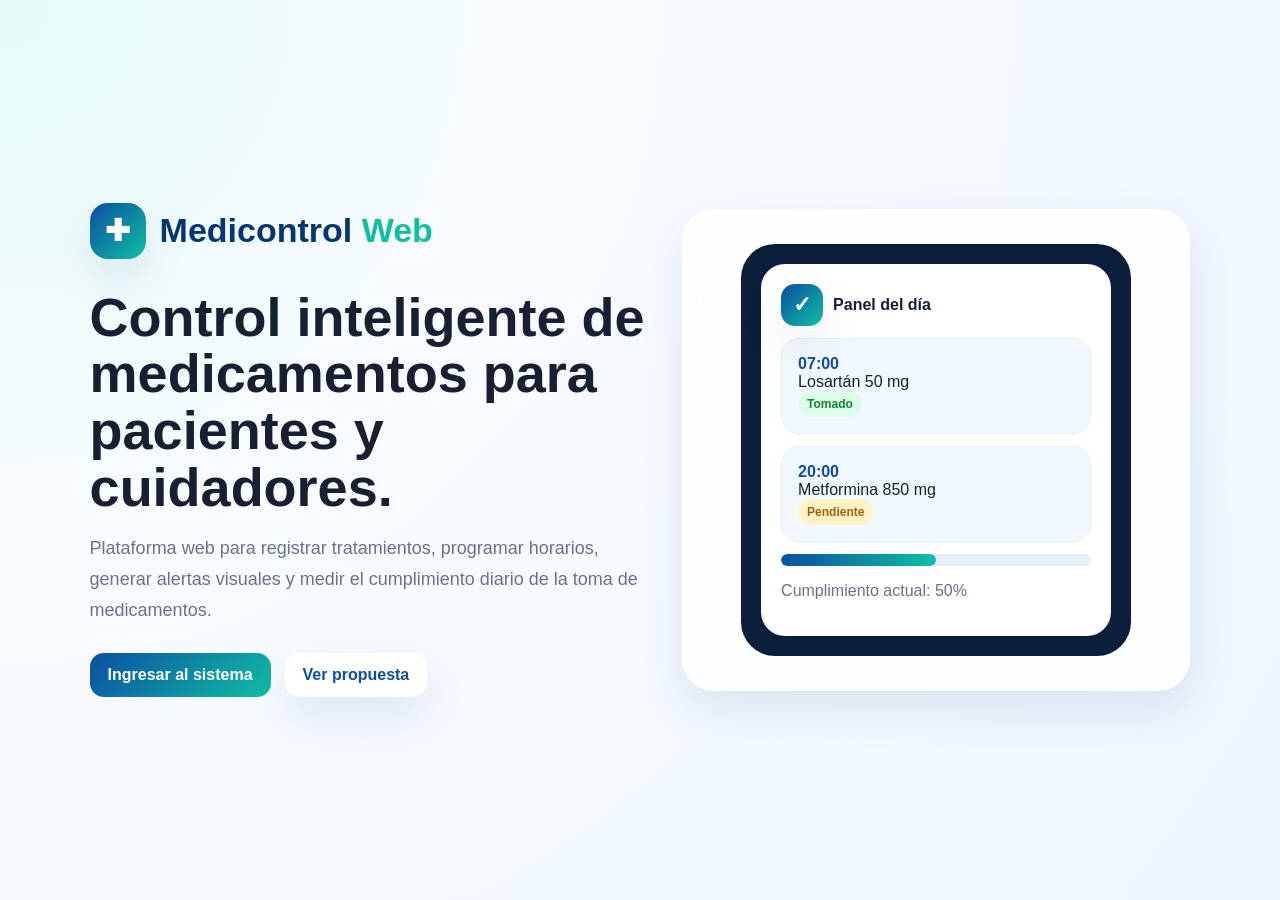
<file: target/classes/static/index.html>
<!DOCTYPE html><html lang="es"><head><meta charset="UTF-8"><meta name="viewport" content="width=device-width, initial-scale=1.0"><title>Medicontrol Web</title><link rel="stylesheet" href="css/styles.css"></head><body>
<section class="landing">
  <div class="hero">
    <div class="brand"><div class="brand-mark">✚</div><h1>Medicontrol <span>Web</span></h1></div>
    <h2>Control inteligente de medicamentos para pacientes y cuidadores.</h2>
    <p>Plataforma web para registrar tratamientos, programar horarios, generar alertas visuales y medir el cumplimiento diario de la toma de medicamentos.</p>
    <div class="hero-actions"><a class="btn btn-primary" href="login.html">Ingresar al sistema</a><a class="btn btn-light" href="#demo">Ver propuesta</a></div>
  </div>
  <div class="hero-card" id="demo">
    <div class="phone-preview"><div class="phone-screen">
      <div class="brand" style="gap:10px"><div class="brand-mark" style="width:42px;height:42px;font-size:22px;border-radius:14px">✓</div><strong>Panel del día</strong></div>
      <div class="mini-card"><strong>07:00</strong><br>Losartán 50 mg<br><span class="badge badge-ok">Tomado</span></div>
      <div class="mini-card"><strong>20:00</strong><br>Metformina 850 mg<br><span class="badge badge-pending">Pendiente</span></div>
      <div class="progress"><div style="width:50%"></div></div><p style="color:#667085">Cumplimiento actual: 50%</p>
    </div></div>
  </div>
</section>
</body></html>
</file>
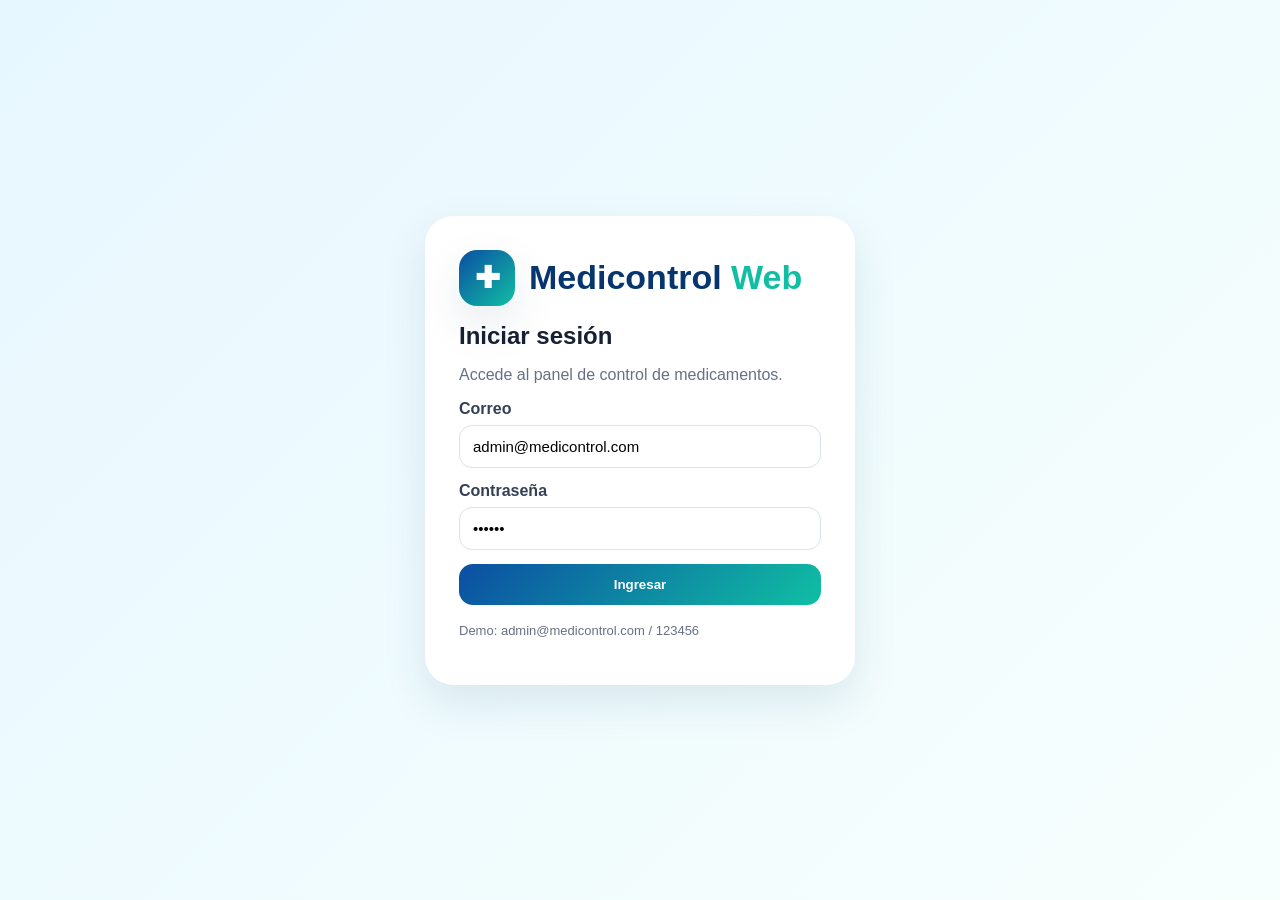
<file: target/classes/static/historial.html>
<!DOCTYPE html><html lang="es"><head><meta charset="UTF-8"><meta name="viewport" content="width=device-width, initial-scale=1.0"><title>Historial | Medicontrol Web</title><link rel="stylesheet" href="css/styles.css"></head><body><div class="app"><aside class="sidebar"><div class="brand"><div class="brand-mark">✚</div><h1>Medicontrol <span>Web</span></h1></div><nav class="nav"><a href="dashboard.html">Dashboard</a><a href="pacientes.html">Pacientes</a><a href="medicamentos.html">Medicamentos</a><a href="dosis.html">Dosis de hoy</a><a class="active" href="historial.html">Historial</a><a href="reportes.html">Reportes</a><a href="#" onclick="logout()">Cerrar sesión</a></nav></aside><main class="main"><div class="topbar"><div><h2>Historial</h2><p>Últimos registros de dosis controladas.</p></div></div><div class="card"><div class="table-wrap"><table><thead><tr><th>Fecha</th><th>Hora</th><th>Paciente</th><th>Medicamento</th><th>Estado</th><th>Marcado</th></tr></thead><tbody id="tablaHistorial"></tbody></table></div></div></main></div><script src="js/app.js"></script><script>requireLogin();listarHistorial();</script></body></html>
</file>
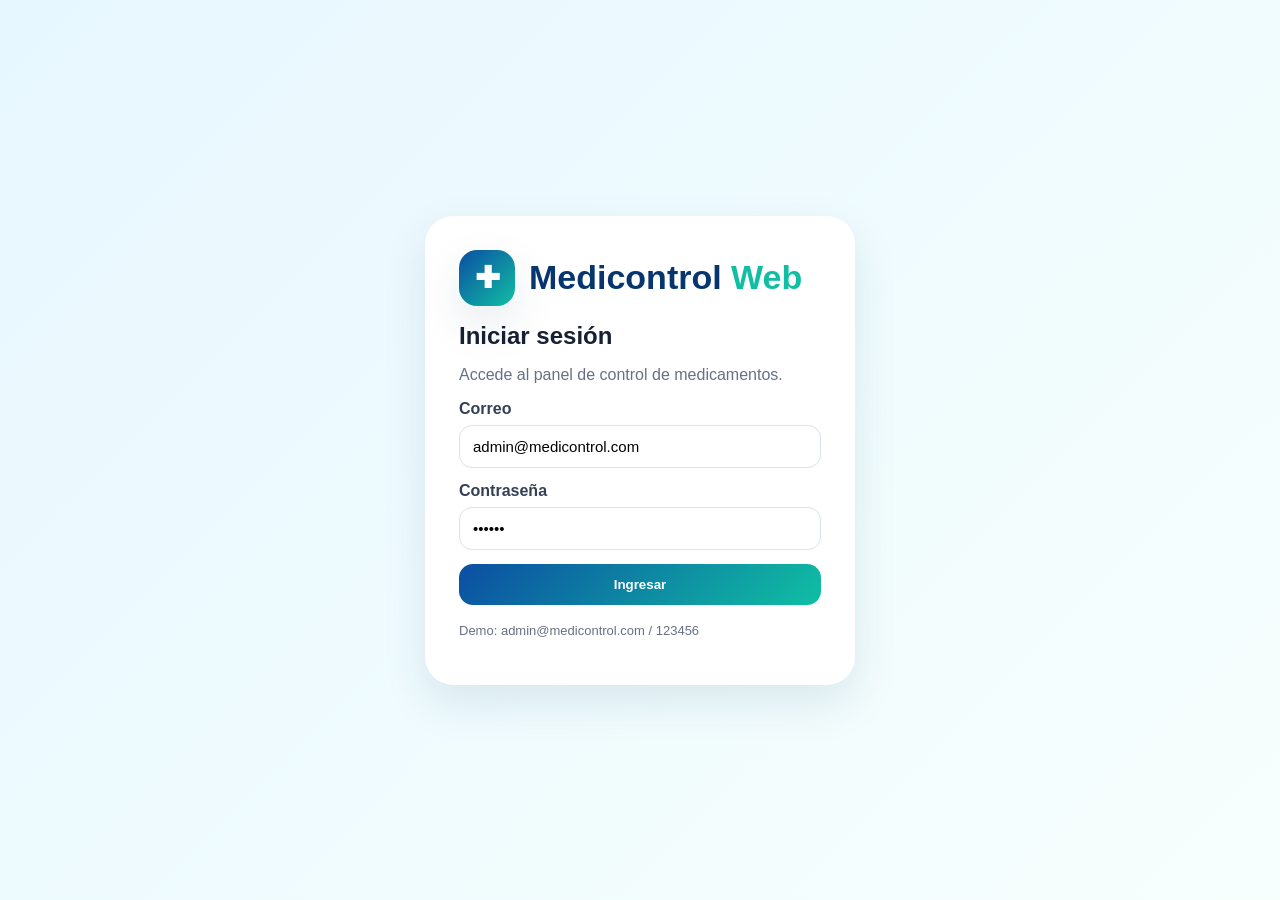
<file: target/classes/static/login.html>
<!DOCTYPE html><html lang="es"><head><meta charset="UTF-8"><meta name="viewport" content="width=device-width, initial-scale=1.0"><title>Login | Medicontrol Web</title><link rel="stylesheet" href="css/styles.css"></head><body class="login-page">
<div class="login-box">
  <div class="brand"><div class="brand-mark">✚</div><h1>Medicontrol <span>Web</span></h1></div>
  <h2>Iniciar sesión</h2><p style="color:#667085">Accede al panel de control de medicamentos.</p>
  <form id="loginForm">
    <div class="form-group"><label>Correo</label><input class="input" id="correo" value="admin@medicontrol.com" required></div>
    <div class="form-group"><label>Contraseña</label><input class="input" id="password" type="password" value="123456" required></div>
    <button class="btn btn-primary" style="width:100%;justify-content:center">Ingresar</button>
  </form>
  <p style="font-size:13px;color:#667085;margin-top:18px">Demo: admin@medicontrol.com / 123456</p>
</div><script src="js/app.js"></script><script>initLogin()</script></body></html>
</file>
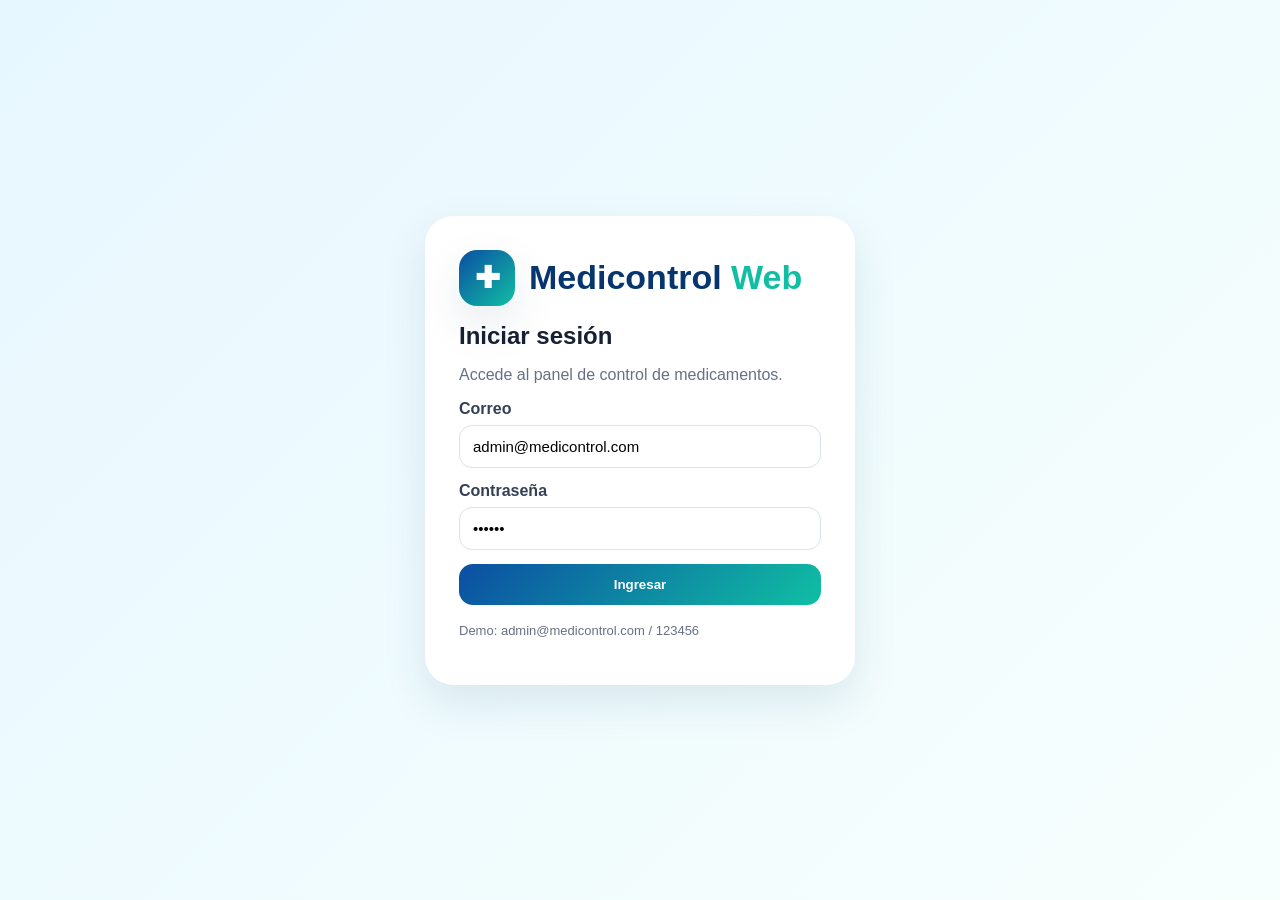
<file: target/classes/static/medicamentos.html>
<!DOCTYPE html><html lang="es"><head><meta charset="UTF-8"><meta name="viewport" content="width=device-width, initial-scale=1.0"><title>Medicamentos | Medicontrol Web</title><link rel="stylesheet" href="css/styles.css"><style>
.modal-overlay{display:none;position:fixed;top:0;left:0;width:100%;height:100%;background:rgba(0,0,0,0.5);z-index:1000;align-items:center;justify-content:center;}
.modal-overlay.active{display:flex;}
.modal-box{background:white;border-radius:16px;padding:32px;max-width:380px;width:90%;text-align:center;box-shadow:0 20px 60px rgba(0,0,0,0.2);}
.modal-icon{font-size:48px;margin-bottom:12px;}
.modal-title{font-size:18px;font-weight:700;color:#1a1a2e;margin-bottom:8px;}
.modal-msg{font-size:14px;color:#667085;margin-bottom:24px;}
.modal-btns{display:flex;gap:12px;justify-content:center;}
.modal-btn-cancel{padding:10px 24px;border-radius:8px;border:1px solid #e0e0e0;background:white;color:#667085;font-weight:600;cursor:pointer;font-size:14px;}
.modal-btn-confirm{padding:10px 24px;border-radius:8px;border:none;background:#e53e3e;color:white;font-weight:600;cursor:pointer;font-size:14px;}
.modal-btn-cancel:hover{background:#f5f5f5;}
.modal-btn-confirm:hover{background:#c53030;}
</style></head><body>

<div class="modal-overlay" id="modalEliminar">
  <div class="modal-box">
    <div class="modal-icon">🗑️</div>
    <div class="modal-title">¿Eliminar medicamento?</div>
    <div class="modal-msg">Esta acción no se puede deshacer. El medicamento y sus dosis serán eliminados.</div>
    <div class="modal-btns">
      <button class="modal-btn-cancel" onclick="cerrarModal()">Cancelar</button>
      <button class="modal-btn-confirm" id="btnConfirmarEliminar">Sí, eliminar</button>
    </div>
  </div>
</div>

<div class="app"><aside class="sidebar"><div class="brand"><div class="brand-mark">✚</div><h1>Medicontrol <span>Web</span></h1></div><nav class="nav"><a href="dashboard.html">Dashboard</a><a href="pacientes.html">Pacientes</a><a class="active" href="medicamentos.html">Medicamentos</a><a href="dosis.html">Dosis de hoy</a><a href="historial.html">Historial</a><a href="reportes.html">Reportes</a><a href="#" onclick="logout()">Cerrar sesión</a></nav></aside><main class="main"><div class="topbar"><div><h2>Medicamentos</h2><p>Programación de tratamientos, dosis y horarios.</p></div></div><section class="grid content-grid"><div class="card"><h3>Registrar medicamento</h3><form id="medicamentoForm" class="form-grid"><input type="hidden" id="medId"><div class="full"><label>Paciente</label><select id="pacienteId" required></select></div><div><label>Medicamento</label><input class="input" id="nombreMed" required></div><div><label>Dosis</label><input class="input" id="dosisMed" placeholder="Ej: 500 mg" required></div><div><label>Presentación</label><input class="input" id="presentacion" placeholder="Tableta, jarabe..."></div><div><label>Frecuencia</label><input class="input" id="frecuencia" placeholder="Diario, cada 8 horas..."></div><div><label>Hora de toma</label><input class="input" id="horaToma" type="time" required></div><div><label>Fecha inicio</label><input class="input" id="fechaInicio" type="date"></div><div><label>Fecha fin</label><input class="input" id="fechaFin" type="date"></div><div class="full"><label>Indicaciones</label><textarea id="indicaciones"></textarea></div><button class="btn btn-primary full" style="text-align:center !important;justify-content:center;">Guardar medicamento</button></form></div><div class="card"><div class="section-title"><h3>Listado</h3><button class="btn btn-sm btn-light" onclick="listarMedicamentos()">Actualizar</button></div><div class="table-wrap"><table><thead><tr><th>Paciente</th><th>Medicamento</th><th>Hora</th><th>Estado</th><th></th></tr></thead><tbody id="tablaMedicamentos"></tbody></table></div></div></section></main></div>

<script src="js/app.js"></script><script>
requireLogin();

let _medIdEliminar = null;

function cerrarModal(){
  _medIdEliminar = null;
  document.getElementById("modalEliminar").classList.remove("active");
}

document.getElementById("btnConfirmarEliminar").onclick = async function(){
  if(!_medIdEliminar) return;
  await api(`/medicamentos/${_medIdEliminar}`, {method:"DELETE"});
  cerrarModal();
  toast("Medicamento eliminado");
  listarMedicamentos();
};

document.getElementById("modalEliminar").addEventListener("click", function(e){
  if(e.target === this) cerrarModal();
});

// Sobreescribir listarMedicamentos para usar modal en vez de confirm
async function listarMedicamentos(){
  const meds = await api("/medicamentos");
  tablaMedicamentos.innerHTML = meds.map(m => `
    <tr>
      <td>${pacienteNombre(m.paciente)}</td>
      <td><strong>${m.nombre}</strong><br><small>${m.dosis} - ${m.frecuencia||""}</small></td>
      <td>${m.horaToma}</td>
      <td>${badge(m.estado)}</td>
      <td><button class="btn btn-sm btn-danger" onclick="confirmarEliminar(${m.id})">Eliminar</button></td>
    </tr>`).join("");
}

function confirmarEliminar(id){
  _medIdEliminar = id;
  document.getElementById("modalEliminar").classList.add("active");
}

initMedicamentos();
</script></body></html>
</file>
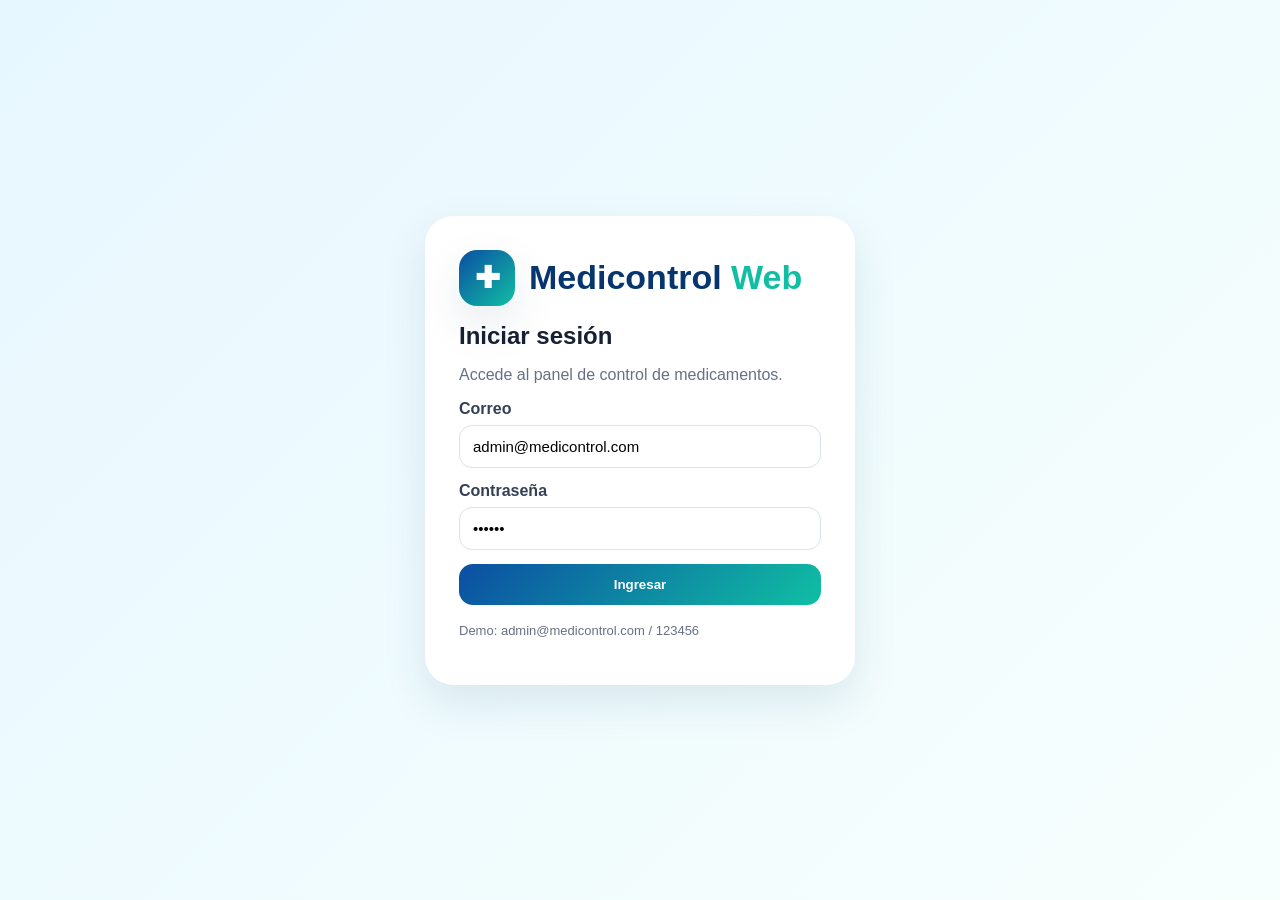
<file: target/classes/static/pacientes.html>
<!DOCTYPE html><html lang="es"><head><meta charset="UTF-8"><meta name="viewport" content="width=device-width, initial-scale=1.0"><title>Pacientes | Medicontrol Web</title><link rel="stylesheet" href="css/styles.css"><style>.foto-area{display:flex;flex-direction:column;align-items:center;gap:8px;margin-bottom:12px}.foto-circle{width:90px;height:90px;border-radius:50%;border:3px solid #1a7f5a;background:#f0f4f8;display:flex;align-items:center;justify-content:center;font-size:36px;cursor:pointer;overflow:hidden}.foto-circle img{width:100%;height:100%;object-fit:cover;border-radius:50%}.btn-foto{background:#f0f4f8;border:1px dashed #1a7f5a;color:#1a7f5a;padding:4px 12px;border-radius:6px;cursor:pointer;font-size:12px;font-weight:600}.avatar{width:36px;height:36px;border-radius:50%;border:2px solid #1a7f5a;background:#f0f4f8;font-size:16px;display:inline-flex;align-items:center;justify-content:center;vertical-align:middle;margin-right:6px;overflow:hidden}.avatar img{width:100%;height:100%;object-fit:cover;border-radius:50%}#modalEliminarPac.active{display:flex!important;}</style></head><body>

<div id="modalEliminarPac" style="display:none;position:fixed;top:0;left:0;width:100%;height:100%;background:rgba(0,0,0,0.5);z-index:1000;align-items:center;justify-content:center;">
  <div style="background:white;border-radius:16px;padding:32px;max-width:380px;width:90%;text-align:center;box-shadow:0 20px 60px rgba(0,0,0,0.2);">
    <div style="font-size:48px;margin-bottom:12px;">🗑️</div>
    <div style="font-size:18px;font-weight:700;color:#1a1a2e;margin-bottom:8px;">¿Eliminar paciente?</div>
    <div style="font-size:14px;color:#667085;margin-bottom:24px;">Esta acción no se puede deshacer. El paciente y sus datos serán eliminados.</div>
    <div style="display:flex;gap:12px;justify-content:center;">
      <button onclick="cerrarModalPac()" style="padding:10px 24px;border-radius:8px;border:1px solid #e0e0e0;background:white;color:#667085;font-weight:600;cursor:pointer;font-size:14px;">Cancelar</button>
      <button id="btnConfirmarEliminarPac" style="padding:10px 24px;border-radius:8px;border:none;background:#e53e3e;color:white;font-weight:600;cursor:pointer;font-size:14px;">Sí, eliminar</button>
    </div>
  </div>
</div>

<div class="app"><aside class="sidebar"><div class="brand"><div class="brand-mark">✚</div><h1>Medicontrol <span>Web</span></h1></div><nav class="nav"><a href="dashboard.html">Dashboard</a><a class="active" href="pacientes.html">Pacientes</a><a href="medicamentos.html">Medicamentos</a><a href="dosis.html">Dosis de hoy</a><a href="historial.html">Historial</a><a href="reportes.html">Reportes</a><a href="#" onclick="logout()">Cerrar sesión</a></nav></aside><main class="main"><div class="topbar"><div><h2>Pacientes</h2><p>Registro y búsqueda de pacientes.</p></div></div><section class="grid content-grid"><div class="card"><h3>Registrar paciente</h3><form id="pacienteForm" class="form-grid"><input type="hidden" id="pacienteId"><div class="full foto-area"><div class="foto-circle" id="fotoPreview" onclick="document.getElementById('fotoInput').click()">👤</div><button type="button" class="btn-foto" onclick="document.getElementById('fotoInput').click()">📷 Subir foto</button><input type="file" id="fotoInput" accept="image/*" style="display:none" onchange="previsualizarFoto(event)"><input type="hidden" id="fotoBase64"></div><div><label>DNI</label><input class="input" id="dni" required></div><div><label>Edad</label><input class="input" id="edad" type="number" required></div><div><label>Nombres</label><input class="input" id="nombres" required></div><div><label>Apellidos</label><input class="input" id="apellidos" required></div><div><label>Teléfono</label><input class="input" id="telefono"></div><div><label>Contacto emergencia</label><input class="input" id="contactoEmergencia"></div><div class="full"><label>Dirección</label><input class="input" id="direccion"></div><div class="full"><label>Observaciones</label><textarea id="observaciones"></textarea></div><button class="btn btn-primary full" style="text-align:center !important;display:block;width:100%;">Guardar paciente</button></form></div><div class="card"><div class="section-title"><h3>Listado</h3><input class="input" style="max-width:220px" id="buscarPaciente" placeholder="Buscar..." oninput="listarPacientes()"></div><div class="table-wrap"><table><thead><tr><th>DNI</th><th>Paciente</th><th>Teléfono</th><th></th></tr></thead><tbody id="tablaPacientes"></tbody></table></div></div></section></main></div>

<script src="js/app.js"></script><script>
requireLogin();

let _pacIdEliminar = null;

function previsualizarFoto(e){
  const f=e.target.files[0];if(!f)return;
  const r=new FileReader();
  r.onload=ev=>{
    document.getElementById("fotoBase64").value=ev.target.result;
    document.getElementById("fotoPreview").innerHTML=`<img src="${ev.target.result}">`;
  };
  r.readAsDataURL(f);
}

function getFoto(dni){return localStorage.getItem("foto_"+dni)||null;}
function setFoto(dni,b64){if(dni&&b64)localStorage.setItem("foto_"+dni,b64);}

function eliminarPaciente(id){
  _pacIdEliminar=id;
  document.getElementById("modalEliminarPac").classList.add("active");
}

function cerrarModalPac(){
  _pacIdEliminar=null;
  document.getElementById("modalEliminarPac").classList.remove("active");
}

document.getElementById("btnConfirmarEliminarPac").onclick=async function(){
  if(!_pacIdEliminar)return;
  await api(`/pacientes/${_pacIdEliminar}`,{method:"DELETE"});
  cerrarModalPac();
  toast("Paciente eliminado");
  listarPacientes();
};

document.getElementById("modalEliminarPac").addEventListener("click",function(e){
  if(e.target===this)cerrarModalPac();
});

async function listarPacientes(){
  const q=document.getElementById("buscarPaciente")?.value||"";
  const pacientes=await api(`/pacientes${q?`?q=${encodeURIComponent(q)}`:""}`);
  tablaPacientes.innerHTML=pacientes.map(p=>{
    const foto=getFoto(p.dni);
    const av=foto?`<div class="avatar"><img src="${foto}"></div>`:`<div class="avatar">👤</div>`;
    return `<tr><td>${p.dni}</td><td>${av}${p.nombres} ${p.apellidos}<br><small>${p.edad||""} años</small></td><td>${p.telefono||"-"}</td><td><button class="btn btn-sm btn-light" onclick='editarPaciente(${JSON.stringify(p)})'>Editar</button> <button class="btn btn-sm btn-danger" onclick="eliminarPaciente(${p.id})">Eliminar</button></td></tr>`;
  }).join("");
}

function editarPaciente(p){
  pacienteId.value=p.id;dni.value=p.dni;nombres.value=p.nombres;apellidos.value=p.apellidos;edad.value=p.edad||"";telefono.value=p.telefono||"";direccion.value=p.direccion||"";contactoEmergencia.value=p.contactoEmergencia||"";observaciones.value=p.observaciones||"";
  const foto=getFoto(p.dni);
  if(foto){document.getElementById("fotoBase64").value=foto;document.getElementById("fotoPreview").innerHTML=`<img src="${foto}">`;}
  else{document.getElementById("fotoBase64").value="";document.getElementById("fotoPreview").innerHTML="👤";}
  window.scrollTo({top:0,behavior:"smooth"});
}

document.addEventListener("DOMContentLoaded",()=>{
  initPacientes();
});
</script></body></html>
</file>
<file: target/classes/static/css/styles.css>
:root{
  --primary:#0b4ea2; --primary-dark:#07356e; --teal:#10bfa3; --green:#22c55e;
  --bg:#f4f8fb; --surface:#ffffff; --text:#172033; --muted:#68738a; --danger:#ef4444; --warning:#f59e0b;
  --shadow:0 18px 45px rgba(12,55,102,.10); --radius:22px;
}
*{box-sizing:border-box} body{margin:0;font-family:Inter,Segoe UI,Arial,sans-serif;background:var(--bg);color:var(--text)}
a{text-decoration:none;color:inherit}.hidden{display:none!important}
.landing{min-height:100vh;display:grid;grid-template-columns:1.05fr .95fr;gap:30px;align-items:center;padding:48px 7vw;background:radial-gradient(circle at top left,#e5fbf7 0,#f8fbff 35%,#edf5ff 100%)}
.brand{display:flex;align-items:center;gap:14px}.brand-mark{width:56px;height:56px;border-radius:18px;background:linear-gradient(135deg,var(--primary),var(--teal));display:grid;place-items:center;color:white;font-size:30px;font-weight:800;box-shadow:var(--shadow)}
.brand h1{font-size:34px;margin:0;color:var(--primary-dark)}.brand span{color:var(--teal)}
.hero h2{font-size:54px;line-height:1.05;margin:30px 0 16px}.hero p{font-size:18px;color:var(--muted);max-width:650px;line-height:1.7}.hero-actions{margin-top:28px;display:flex;gap:14px;flex-wrap:wrap}
.btn{border:0;border-radius:14px;padding:13px 18px;font-weight:700;cursor:pointer;transition:.2s;display:inline-flex;align-items:center;gap:8px}.btn:hover{transform:translateY(-1px)}.btn-primary{background:linear-gradient(135deg,var(--primary),var(--teal));color:white}.btn-light{background:white;color:var(--primary);box-shadow:var(--shadow)}.btn-danger{background:#fee2e2;color:#b91c1c}.btn-success{background:#dcfce7;color:#15803d}.btn-warning{background:#fef3c7;color:#a16207}.btn-sm{padding:8px 10px;border-radius:10px;font-size:13px}
.hero-card{background:rgba(255,255,255,.82);border:1px solid rgba(255,255,255,.8);backdrop-filter:blur(14px);border-radius:32px;padding:34px;box-shadow:var(--shadow)}
.phone-preview{background:#0b1f3a;border-radius:34px;padding:20px;max-width:390px;margin:auto;color:white}.phone-screen{background:#fff;border-radius:24px;padding:20px;color:var(--text)}
.mini-card{border-radius:18px;padding:16px;margin:12px 0;background:#f2f8ff;border:1px solid #e0edfb}.mini-card strong{color:var(--primary)}
.login-page{min-height:100vh;display:grid;place-items:center;background:linear-gradient(135deg,#e7f7ff,#f7fffd)}.login-box{width:min(430px,92vw);background:white;padding:34px;border-radius:28px;box-shadow:var(--shadow)}.login-box h2{margin:16px 0 8px}.form-group{margin-bottom:14px}.form-group label{display:block;font-weight:700;margin-bottom:7px;color:#344054}.input,select,textarea{width:100%;border:1px solid #d9e3ef;border-radius:13px;padding:12px 13px;font-size:15px;background:white}textarea{min-height:78px;resize:vertical}.input:focus,select:focus,textarea:focus{outline:3px solid rgba(16,191,163,.15);border-color:var(--teal)}
.app{display:grid;grid-template-columns:270px 1fr;min-height:100vh}.sidebar{background:#071f42;color:white;padding:26px 18px;position:sticky;top:0;height:100vh}.sidebar .brand h1{font-size:23px;color:white}.nav{margin-top:30px;display:grid;gap:8px}.nav a{padding:13px 14px;border-radius:14px;color:#dbeafe;font-weight:650}.nav a:hover,.nav a.active{background:rgba(255,255,255,.12);color:white}.main{padding:28px 34px}.topbar{display:flex;justify-content:space-between;align-items:center;margin-bottom:24px}.topbar h2{font-size:30px;margin:0}.topbar p{margin:6px 0 0;color:var(--muted)}
.grid{display:grid;gap:18px}.stats{grid-template-columns:repeat(4,minmax(160px,1fr))}.card{background:white;border-radius:var(--radius);box-shadow:var(--shadow);padding:22px;border:1px solid #eef3f8}.stat .icon{width:42px;height:42px;border-radius:14px;background:#e7f7ff;display:grid;place-items:center;font-weight:900;color:var(--primary);margin-bottom:12px}.stat h3{margin:0;font-size:30px}.stat p{margin:6px 0 0;color:var(--muted);font-weight:650}.content-grid{grid-template-columns:1.1fr .9fr}.section-title{display:flex;align-items:center;justify-content:space-between;margin-bottom:15px}.section-title h3{margin:0}.table-wrap{overflow:auto;border-radius:16px;border:1px solid #e8eef6}table{width:100%;border-collapse:collapse;background:white}th,td{padding:13px;text-align:left;border-bottom:1px solid #e8eef6;font-size:14px}th{background:#f6f9fd;color:#445066;font-size:13px;text-transform:uppercase;letter-spacing:.03em}.badge{display:inline-flex;padding:6px 9px;border-radius:999px;font-weight:800;font-size:12px}.badge-ok{background:#dcfce7;color:#15803d}.badge-pending{background:#fef3c7;color:#a16207}.badge-bad{background:#fee2e2;color:#b91c1c}.badge-blue{background:#dbeafe;color:#1d4ed8}.form-grid{display:grid;grid-template-columns:repeat(2,1fr);gap:14px}.form-grid .full{grid-column:1/-1}.toast{position:fixed;right:22px;bottom:22px;background:#071f42;color:white;padding:14px 16px;border-radius:14px;box-shadow:var(--shadow);z-index:50}.progress{height:12px;background:#e8eef6;border-radius:999px;overflow:hidden}.progress div{height:100%;background:linear-gradient(90deg,var(--primary),var(--teal));border-radius:999px}.alert-box{padding:16px;border-radius:18px;background:#eefdf9;border:1px solid #c8f3e8;color:#0f766e;font-weight:700}
@media(max-width:900px){.landing{grid-template-columns:1fr;padding:34px 22px}.hero h2{font-size:38px}.app{grid-template-columns:1fr}.sidebar{position:relative;height:auto}.nav{grid-template-columns:repeat(2,1fr)}.stats,.content-grid{grid-template-columns:1fr}.main{padding:22px}.form-grid{grid-template-columns:1fr}}
</file>
